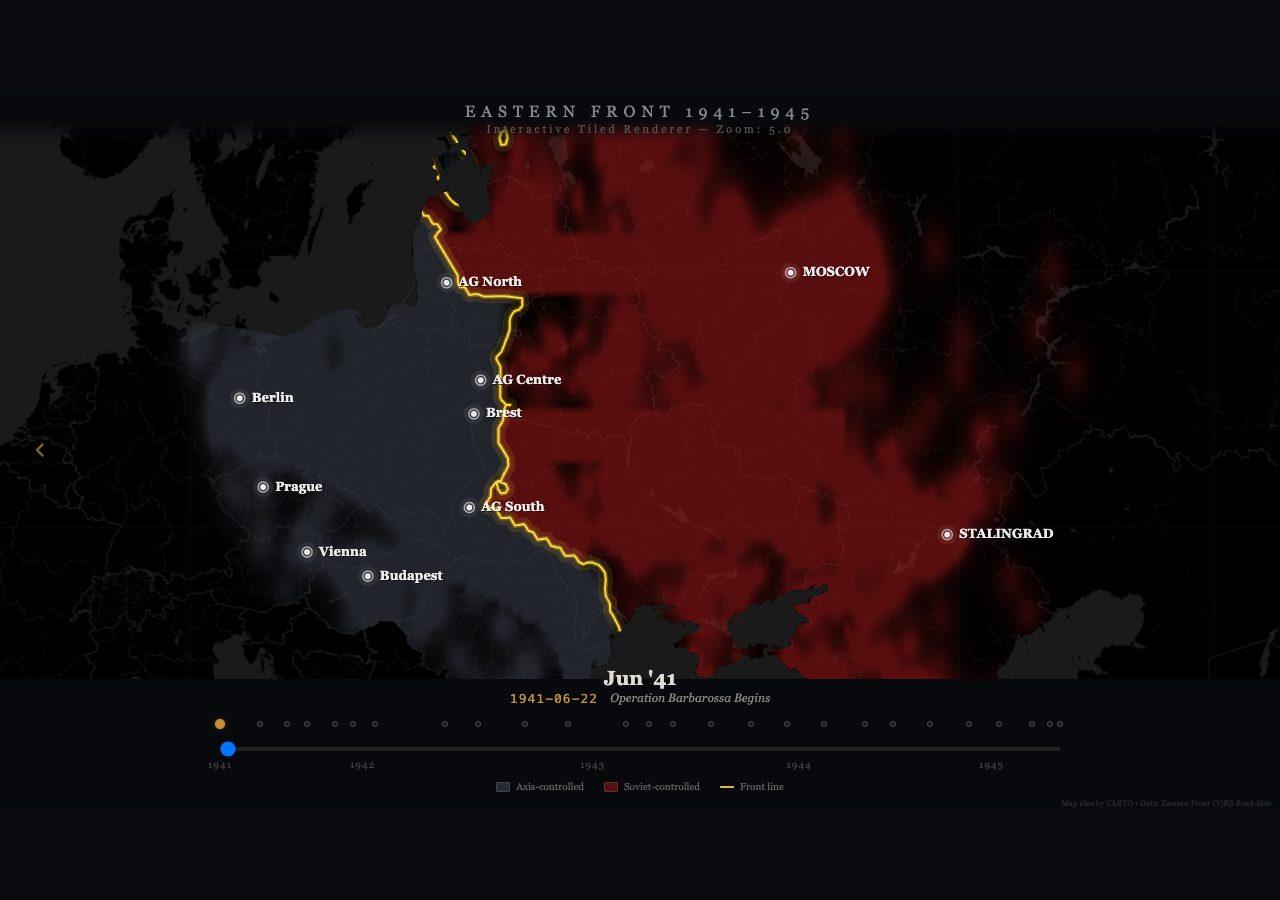
<file: map/index.html>
<!DOCTYPE html>
<html lang="en">
<head>
<meta charset="UTF-8">
<meta name="viewport" content="width=device-width, initial-scale=1.0">
<title>The Eastern Front 1941–1945 — Interactive Map</title>
<style>
  * { margin: 0; padding: 0; box-sizing: border-box; }
  body {
    background: #0a0a0f; overflow: hidden; height: 100vh;
    display: flex; align-items: center; justify-content: center;
    user-select: none;
  }
  #frame {
    max-width: 100%; max-height: 100vh; object-fit: contain;
    display: block;
  }
  /* Subtle nav arrows, visible on hover */
  .nav {
    position: fixed; top: 0; width: 80px; height: 100%;
    display: flex; align-items: center; justify-content: center;
    cursor: pointer; opacity: 0; transition: opacity 0.3s;
    z-index: 10;
  }
  .nav:hover { opacity: 1; }
  .nav svg { width: 28px; height: 28px; fill: rgba(212,168,83,0.6); }
  #prev { left: 0; }
  #next { right: 0; }
</style>
</head>
<body>

<div id="prev" class="nav" onclick="go(-1)">
  <svg viewBox="0 0 24 24"><path d="M15.41 7.41L14 6l-6 6 6 6 1.41-1.41L10.83 12z"/></svg>
</div>

<img id="frame" alt="Eastern Front Map">

<div id="next" class="nav" onclick="go(1)">
  <svg viewBox="0 0 24 24"><path d="M8.59 16.59L10 18l6-6-6-6-1.41 1.41L13.17 12z"/></svg>
</div>

<script>
const FRAME_BASE = '../map-frames';
let dates = [];
let idx = 0;
let imgs = {};

async function init() {
  const res = await fetch('../map-data/dates.json');
  dates = await res.json();
  dates.forEach(d => { const i = new Image(); i.src = `${FRAME_BASE}/${d.date}.png`; imgs[d.date] = i; });
  show(0);
}

function show(i) {
  idx = Math.max(0, Math.min(dates.length - 1, i));
  document.getElementById('frame').src = `${FRAME_BASE}/${dates[idx].date}.png`;
}

function go(delta) { show(idx + delta); }

document.addEventListener('keydown', e => {
  if (e.key === 'ArrowRight' || e.key === 'ArrowUp') { e.preventDefault(); go(1); }
  if (e.key === 'ArrowLeft' || e.key === 'ArrowDown') { e.preventDefault(); go(-1); }
});

init();
</script>
</body>
</html>
</file>
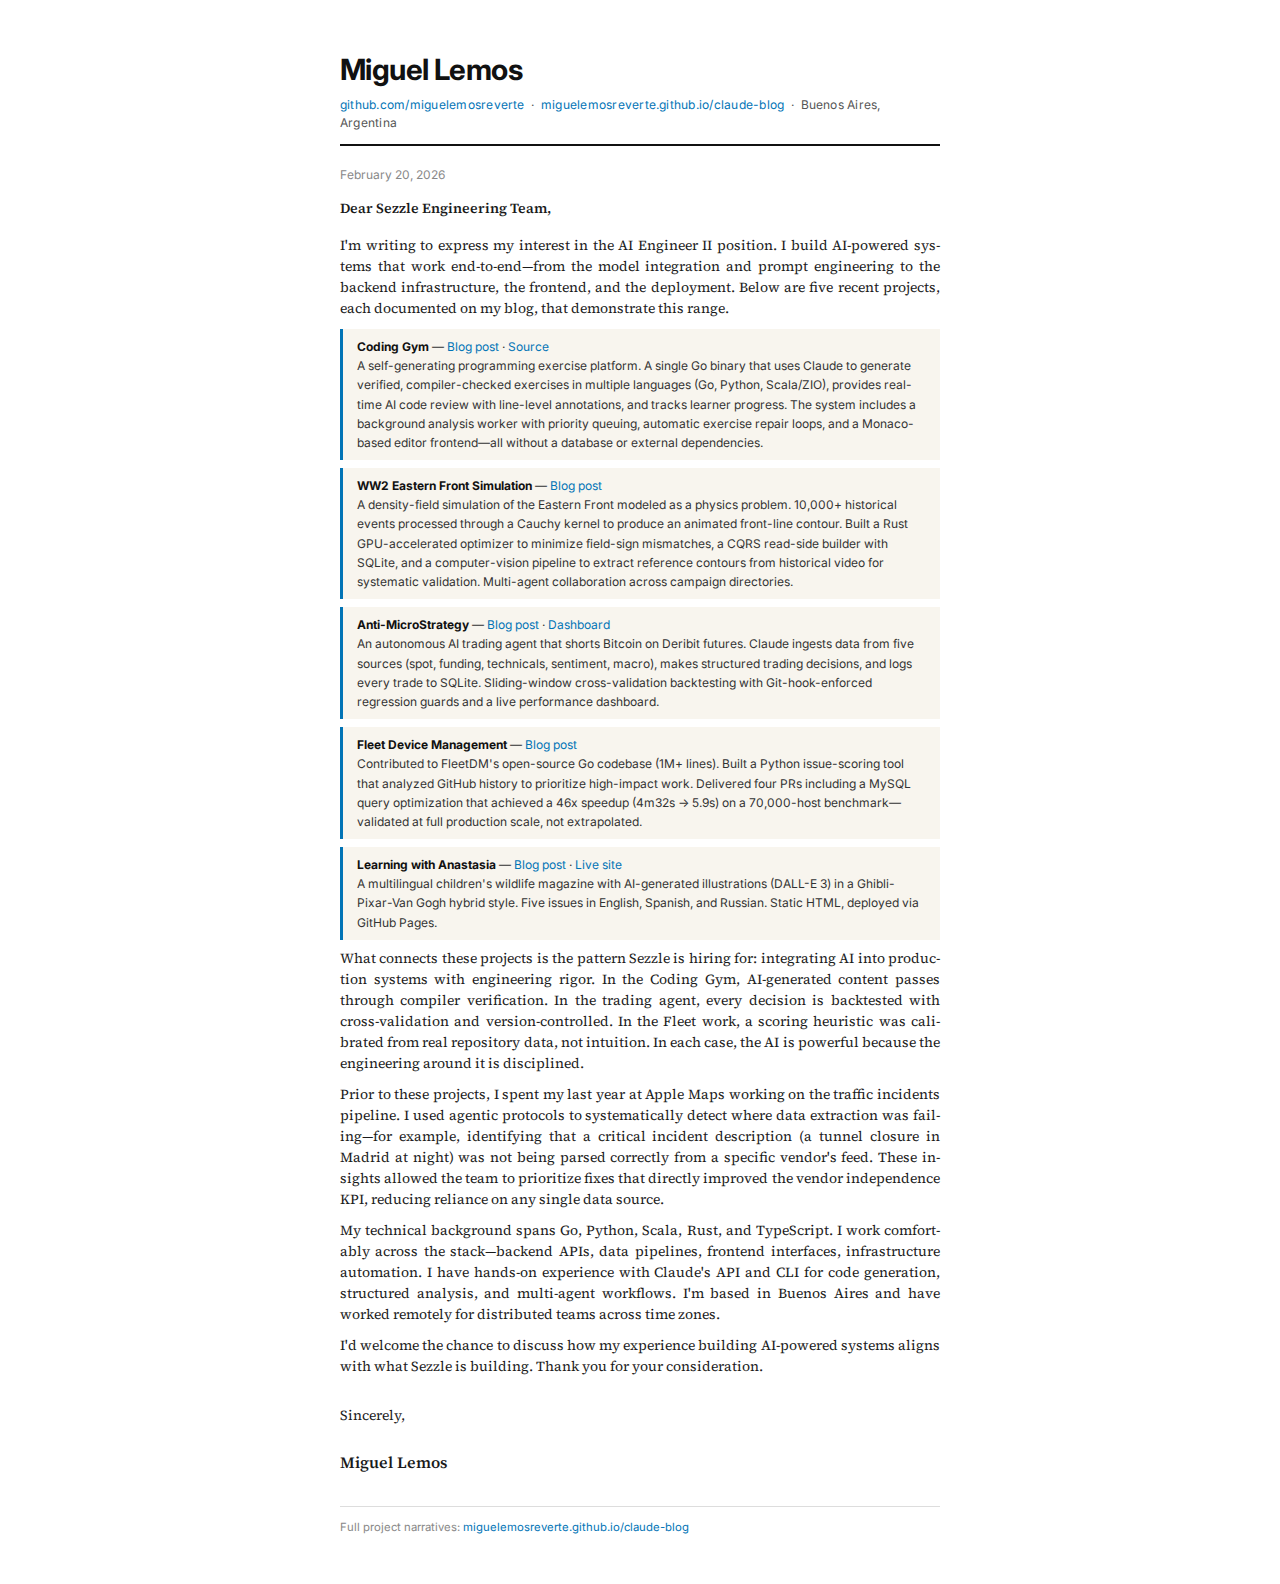
<file: cover-letter.html>
<!DOCTYPE html>
<html lang="en">
<head>
<meta charset="UTF-8">
<meta name="viewport" content="width=device-width, initial-scale=1.0">
<title>Cover Letter — Miguel Lemos</title>
<link rel="preconnect" href="https://fonts.googleapis.com">
<link href="https://fonts.googleapis.com/css2?family=Source+Serif+4:ital,opsz,wght@0,8..60,300;0,8..60,400;0,8..60,600;1,8..60,400&family=Inter:wght@400;500;600;700&display=swap" rel="stylesheet">
<style>
  @page {
    size: letter;
    margin: 1in 1.2in;
  }
  * { margin: 0; padding: 0; box-sizing: border-box; }
  body {
    font-family: 'Source Serif 4', Georgia, serif;
    font-size: 10.5pt;
    line-height: 1.5;
    color: #1a1a1a;
    max-width: 680px;
    margin: 0 auto;
    padding: 48px 40px;
    background: #fff;
  }

  .header {
    border-bottom: 2px solid #111;
    padding-bottom: 12px;
    margin-bottom: 20px;
  }
  .header h1 {
    font-family: 'Inter', sans-serif;
    font-size: 22pt;
    font-weight: 700;
    letter-spacing: -0.02em;
    color: #111;
    margin-bottom: 4px;
  }
  .header .contact {
    font-family: 'Inter', sans-serif;
    font-size: 9pt;
    color: #555;
    letter-spacing: 0.02em;
  }
  .header .contact a {
    color: #0274B6;
    text-decoration: none;
  }

  .date-line {
    font-family: 'Inter', sans-serif;
    font-size: 9pt;
    color: #888;
    margin-bottom: 14px;
  }

  .greeting {
    font-weight: 600;
    margin-bottom: 16px;
  }

  p {
    margin-bottom: 10px;
    text-align: justify;
    hyphens: auto;
  }

  .project-ref {
    display: block;
    margin: 8px 0;
    padding: 8px 14px;
    background: #f8f5ee;
    border-left: 3px solid #0274B6;
    font-family: 'Inter', sans-serif;
    font-size: 9pt;
    line-height: 1.6;
    color: #333;
  }
  .project-ref strong {
    color: #111;
  }
  .project-ref a {
    color: #0274B6;
    text-decoration: none;
  }

  .closing {
    margin-top: 28px;
  }
  .closing p {
    text-align: left;
    margin-bottom: 4px;
  }
  .signature {
    font-weight: 600;
    font-size: 12pt;
    margin-top: 24px;
  }

  .blog-ref {
    font-family: 'Inter', sans-serif;
    font-size: 8.5pt;
    color: #888;
    border-top: 1px solid #ddd;
    margin-top: 32px;
    padding-top: 12px;
  }
  .blog-ref a { color: #0274B6; text-decoration: none; }

  @media print {
    body { padding: 0; }
  }
</style>
</head>
<body>

<div class="header">
  <h1>Miguel Lemos</h1>
  <div class="contact">
    <a href="https://github.com/miguelemosreverte">github.com/miguelemosreverte</a>
    &nbsp;&middot;&nbsp;
    <a href="https://miguelemosreverte.github.io/claude-blog/">miguelemosreverte.github.io/claude-blog</a>
    &nbsp;&middot;&nbsp;
    Buenos Aires, Argentina
  </div>
</div>

<div class="date-line">February 20, 2026</div>

<p class="greeting">Dear Sezzle Engineering Team,</p>

<p>
I'm writing to express my interest in the AI Engineer II position. I build AI-powered systems that work end-to-end&mdash;from the model integration and prompt engineering to the backend infrastructure, the frontend, and the deployment. Below are five recent projects, each documented on my blog, that demonstrate this range.
</p>

<div class="project-ref">
  <strong>Coding Gym</strong> &mdash; <a href="https://miguelemosreverte.github.io/claude-blog/posts/the-coding-gym.html">Blog post</a> &middot; <a href="https://github.com/miguelemosreverte/coding-gym">Source</a><br>
  A self-generating programming exercise platform. A single Go binary that uses Claude to generate verified, compiler-checked exercises in multiple languages (Go, Python, Scala/ZIO), provides real-time AI code review with line-level annotations, and tracks learner progress. The system includes a background analysis worker with priority queuing, automatic exercise repair loops, and a Monaco-based editor frontend&mdash;all without a database or external dependencies.
</div>

<div class="project-ref">
  <strong>WW2 Eastern Front Simulation</strong> &mdash; <a href="https://miguelemosreverte.github.io/claude-blog/posts/density-fields-and-history.html">Blog post</a><br>
  A density-field simulation of the Eastern Front modeled as a physics problem. 10,000+ historical events processed through a Cauchy kernel to produce an animated front-line contour. Built a Rust GPU-accelerated optimizer to minimize field-sign mismatches, a CQRS read-side builder with SQLite, and a computer-vision pipeline to extract reference contours from historical video for systematic validation. Multi-agent collaboration across campaign directories.
</div>

<div class="project-ref">
  <strong>Anti-MicroStrategy</strong> &mdash; <a href="https://miguelemosreverte.github.io/claude-blog/posts/the-short-desk.html">Blog post</a> &middot; <a href="https://miguelemosreverte.github.io/anti-microstrategy-claude/">Dashboard</a><br>
  An autonomous AI trading agent that shorts Bitcoin on Deribit futures. Claude ingests data from five sources (spot, funding, technicals, sentiment, macro), makes structured trading decisions, and logs every trade to SQLite. Sliding-window cross-validation backtesting with Git-hook-enforced regression guards and a live performance dashboard.
</div>

<div class="project-ref">
  <strong>Fleet Device Management</strong> &mdash; <a href="https://miguelemosreverte.github.io/claude-blog/posts/from-clone-to-commit.html">Blog post</a><br>
  Contributed to FleetDM's open-source Go codebase (1M+ lines). Built a Python issue-scoring tool that analyzed GitHub history to prioritize high-impact work. Delivered four PRs including a MySQL query optimization that achieved a 46x speedup (4m32s &rarr; 5.9s) on a 70,000-host benchmark&mdash;validated at full production scale, not extrapolated.
</div>

<div class="project-ref">
  <strong>Learning with Anastasia</strong> &mdash; <a href="https://miguelemosreverte.github.io/claude-blog/posts/learning-with-anastasia.html">Blog post</a> &middot; <a href="https://miguelemosreverte.github.io/learning-with-anastasia/">Live site</a><br>
  A multilingual children's wildlife magazine with AI-generated illustrations (DALL-E 3) in a Ghibli-Pixar-Van&nbsp;Gogh hybrid style. Five issues in English, Spanish, and Russian. Static HTML, deployed via GitHub Pages.
</div>

<p>
What connects these projects is the pattern Sezzle is hiring for: integrating AI into production systems with engineering rigor. In the Coding Gym, AI-generated content passes through compiler verification. In the trading agent, every decision is backtested with cross-validation and version-controlled. In the Fleet work, a scoring heuristic was calibrated from real repository data, not intuition. In each case, the AI is powerful because the engineering around it is disciplined.
</p>

<p>
Prior to these projects, I spent my last year at Apple Maps working on the traffic incidents pipeline. I used agentic protocols to systematically detect where data extraction was failing&mdash;for example, identifying that a critical incident description (a tunnel closure in Madrid at night) was not being parsed correctly from a specific vendor's feed. These insights allowed the team to prioritize fixes that directly improved the vendor independence KPI, reducing reliance on any single data source.
</p>

<p>
My technical background spans Go, Python, Scala, Rust, and TypeScript. I work comfortably across the stack&mdash;backend APIs, data pipelines, frontend interfaces, infrastructure automation. I have hands-on experience with Claude's API and CLI for code generation, structured analysis, and multi-agent workflows. I'm based in Buenos Aires and have worked remotely for distributed teams across time zones.
</p>

<p>
I'd welcome the chance to discuss how my experience building AI-powered systems aligns with what Sezzle is building. Thank you for your consideration.
</p>

<div class="closing">
  <p>Sincerely,</p>
  <p class="signature">Miguel Lemos</p>
</div>

<div class="blog-ref">
  Full project narratives: <a href="https://miguelemosreverte.github.io/claude-blog/">miguelemosreverte.github.io/claude-blog</a>
</div>

</body>
</html>
</file>
